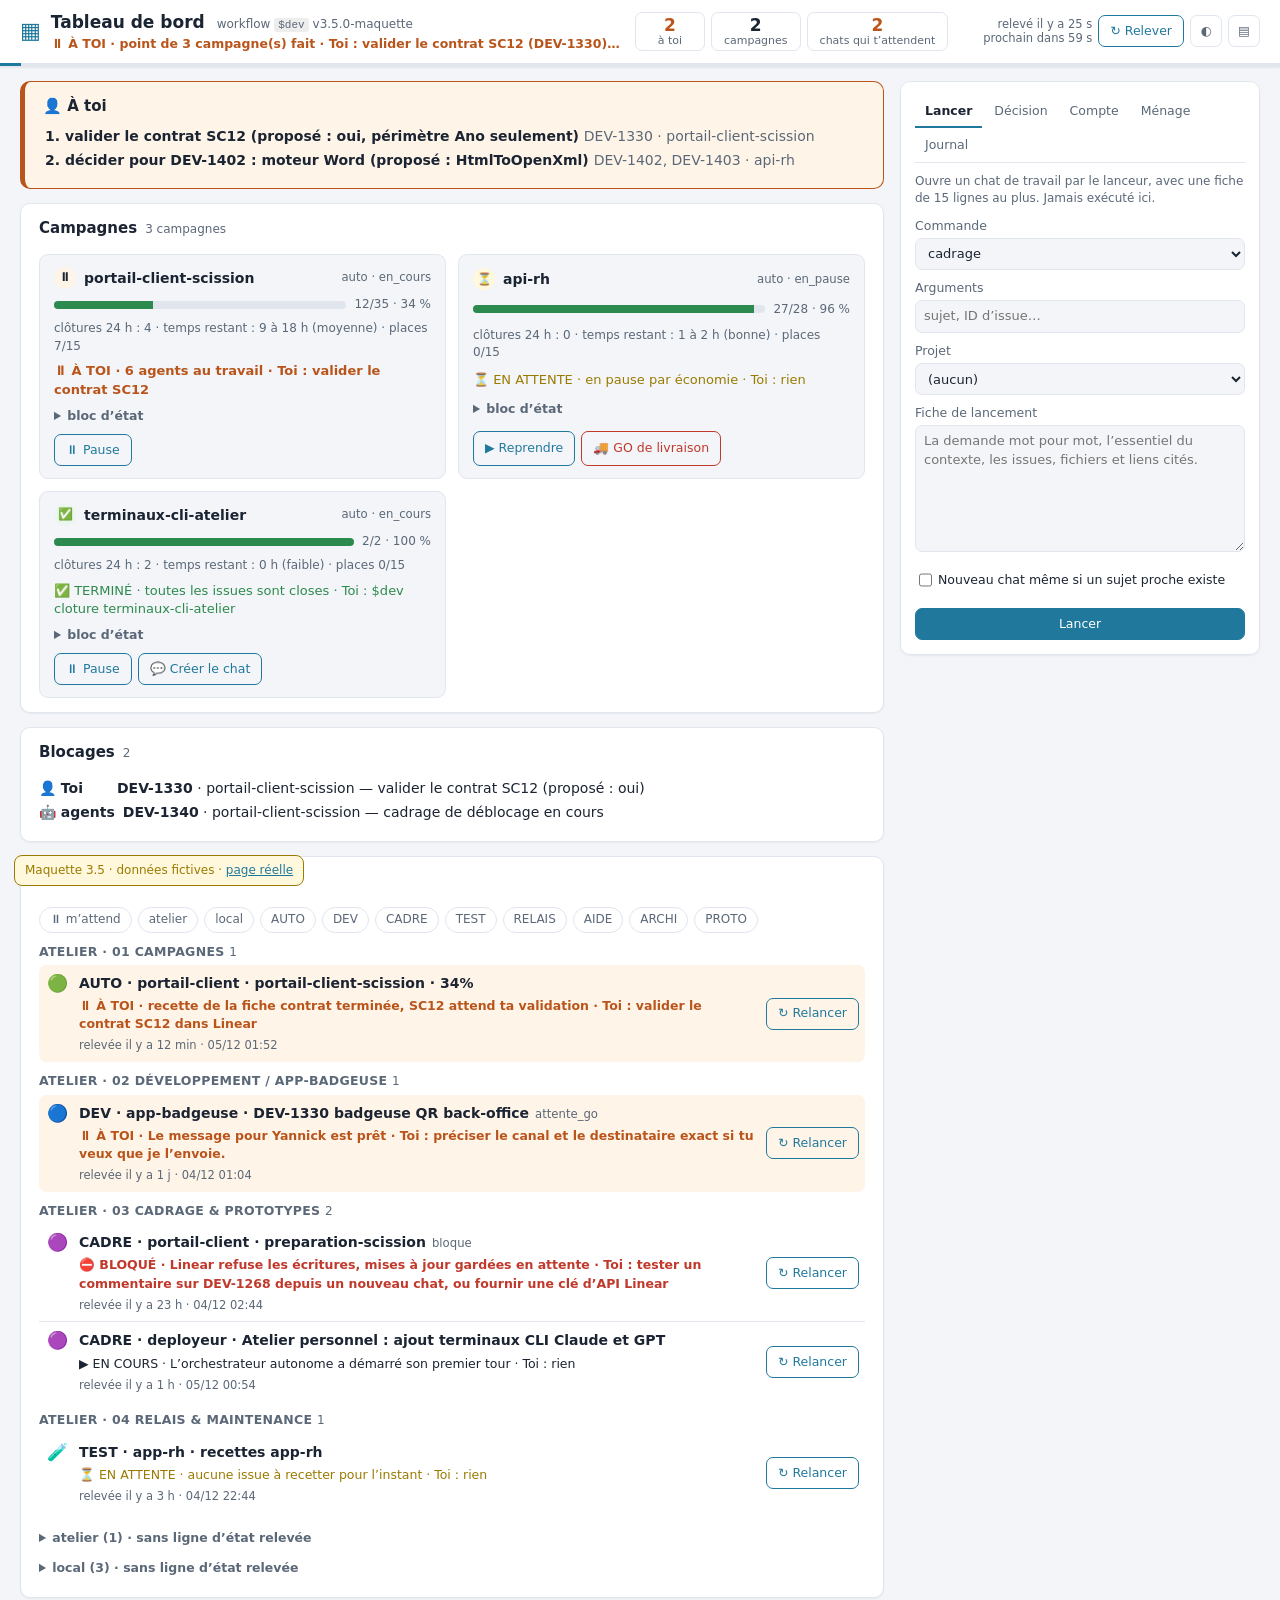
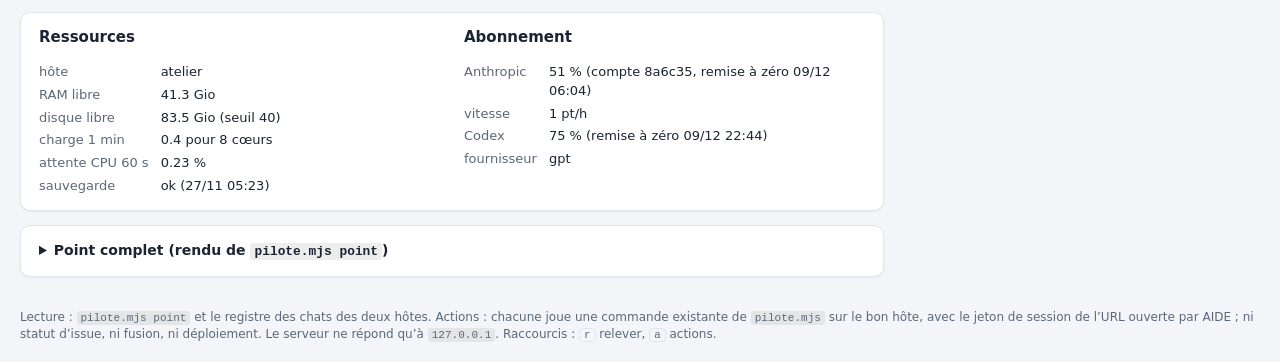
<file: assets/tableau/maquette.html>
<!DOCTYPE html>
<html lang="fr" data-theme="auto" data-densite="normale">
<head>
<meta charset="utf-8">
<meta name="viewport" content="width=device-width, initial-scale=1">
<title>Maquette 3.5 · Tableau de bord $dev</title>
<link rel="icon" href="data:image/svg+xml,%3Csvg xmlns='http://www.w3.org/2000/svg' viewBox='0 0 32 32'%3E%3Crect width='32' height='32' rx='7' fill='%2320799d'/%3E%3Cpath d='M7 8h18v4H7zM7 14h8v10H7zM17 14h8v4h-8zM17 20h8v4h-8z' fill='%23fff'/%3E%3C/svg%3E">
<link rel="stylesheet" href="style.css">
</head>
<body>
<header class="tete">
  <div class="tete-ligne">
    <div class="identite">
      <span class="logo" aria-hidden="true">▦</span>
      <div>
        <div class="titre">Tableau de bord <small>workflow <code>$dev</code> <span id="version">…</span></small></div>
        <div id="etat-global" class="etat-global squelette">relevé en cours…</div>
      </div>
    </div>
    <nav class="compteurs" aria-label="Aller à">
      <button type="button" data-aller="#toi" title="Ce que tu dois faire"><b id="c-toi">–</b><span>à toi</span></button>
      <button type="button" data-aller="#campagnes" title="Campagnes en cours"><b id="c-campagnes">–</b><span>campagnes</span></button>
      <button type="button" data-aller="#chats" title="Chats dont la ligne d’état t’attend"><b id="c-attendent">–</b><span>chats qui t’attendent</span></button>
    </nav>
    <div class="outils">
      <span id="fraicheur" class="fraicheur">relevé en cours…</span>
      <button type="button" id="relever" title="Relever maintenant (r)">↻ Relever</button>
      <button type="button" id="aller-actions" data-aller="#panneau" title="Aller aux actions (a)">Actions</button>
      <button type="button" id="theme" class="icone" title="Thème : automatique, clair ou sombre" aria-label="Changer de thème">◐</button>
      <button type="button" id="densite" class="icone" title="Densité normale ou compacte" aria-label="Changer la densité">▤</button>
    </div>
  </div>
  <div class="liseret" aria-hidden="true"><i id="liseret"></i></div>
</header>
<div id="bandeau" class="bandeau" hidden role="status"></div>
<main class="disposition">
  <div class="principale">
    <section id="toi" class="toi calme">
      <div class="toi-tete"><h2>👤 À toi</h2><span id="ligne-point" class="ligne"></span></div>
      <ol id="actions-paul"><li class="vide squelette">relevé en cours…</li></ol>
    </section>
    <section id="campagnes" class="carte">
      <h2>Campagnes <span id="nb-campagnes" class="badge"></span></h2>
      <div id="liste-campagnes" class="grille"><article class="campagne squelette"><div class="nom">…</div><div class="barre"><i></i></div><div class="estimation">relevé en cours…</div></article></div>
    </section>
    <section id="blocages" class="carte">
      <h2>Blocages <span id="nb-blocages" class="badge"></span></h2>
      <ul id="liste-blocages"><li class="vide">Aucun.</li></ul>
    </section>
    <section id="chats" class="carte">
      <h2>Chats ouverts <span id="nb-chats" class="badge"></span></h2>
      <div id="filtres" class="filtres" role="group" aria-label="Filtres"></div>
      <div id="liste-chats"><p class="vide squelette">relevé en cours…</p></div>
    </section>
    <section class="carte deux">
      <div><h2>Ressources</h2><dl id="ressources"></dl></div>
      <div><h2>Abonnement</h2><dl id="abonnement"></dl></div>
    </section>
    <section class="carte">
      <details><summary>Point complet (rendu de <code>pilote.mjs point</code>)</summary><div id="rendu" class="rendu"></div></details>
    </section>
  </div>
  <aside id="panneau" class="panneau" aria-label="Actions">
    <div class="onglets" role="tablist">
      <button type="button" role="tab" data-onglet="lancer" class="actif" aria-selected="true">Lancer</button>
      <button type="button" role="tab" data-onglet="decision">Décision</button>
      <button type="button" role="tab" data-onglet="compte">Compte</button>
      <button type="button" role="tab" data-onglet="menage">Ménage</button>
      <button type="button" role="tab" data-onglet="journal">Journal</button>
    </div>
    <p id="sans-jeton" class="avis" hidden>Actions désactivées : ouvre le tableau depuis AIDE (<code>$dev tableau</code>) pour obtenir le jeton de session.</p>
    <div class="onglet actif" data-onglet="lancer">
      <form id="f-lancer" class="formulaire">
        <p class="aide">Ouvre un chat de travail par le lanceur, avec une fiche de 15 lignes au plus. Jamais exécuté ici.</p>
        <label>Commande <select name="commande"></select></label>
        <label>Arguments <input name="args" placeholder="sujet, ID d’issue…" maxlength="200"></label>
        <label>Projet <select name="projet"><option value="">(aucun)</option></select></label>
        <label>Fiche de lancement <textarea name="fiche" rows="6" required placeholder="La demande mot pour mot, l’essentiel du contexte, les issues, fichiers et liens cités."></textarea></label>
        <label class="ligne-case"><input type="checkbox" name="nouveau"> Nouveau chat même si un sujet proche existe</label>
        <button type="submit" class="primaire">Lancer</button>
      </form>
    </div>
    <div class="onglet" data-onglet="decision">
      <form id="f-decision" class="formulaire">
        <p class="aide">Inscrite au journal de chaque campagne en cours, signée « Paul, via le tableau de bord ».</p>
        <label>Décision <textarea name="texte" rows="4" required maxlength="2000" placeholder="Règle ou décision, en une phrase."></textarea></label>
        <button type="submit" class="primaire">Inscrire</button>
      </form>
    </div>
    <div class="onglet" data-onglet="compte">
      <form id="f-compte" class="formulaire">
        <p class="aide">Compte Anthropic actif d’atelier (relevé par le point).</p>
        <label>Compte <select name="compte"></select></label>
        <button type="submit" class="primaire">Basculer</button>
      </form>
    </div>
    <div class="onglet" data-onglet="menage">
      <form id="f-menage" class="formulaire">
        <p class="aide">Analyse en lecture seule des chats des deux hôtes, puis application des seules actions sûres (jamais de suppression).</p>
        <div class="boutons"><button type="submit" class="primaire">Analyser</button><button type="button" id="menage-appliquer" disabled>Appliquer les sûres</button></div>
      </form>
    </div>
    <div class="onglet" data-onglet="journal">
      <div class="filtres"><button type="button" class="filtre actif" data-journal="tous">tous</button><button type="button" class="filtre" data-journal="ok">faits</button><button type="button" class="filtre" data-journal="refus">refus</button></div>
      <ul id="journal"><li class="vide">Aucune action.</li></ul>
    </div>
    <div id="resultat" class="resultat" hidden aria-live="polite"></div>
  </aside>
</main>
<div id="toast" class="toast" hidden role="status"></div>
<footer>Lecture : <code>pilote.mjs point</code> et le registre des chats des deux hôtes. Actions : chacune joue une commande existante de <code>pilote.mjs</code> sur le bon hôte, avec le jeton de session de l’URL ouverte par AIDE ; ni statut d’issue, ni fusion, ni déploiement. Le serveur ne répond qu’à <code>127.0.0.1</code>. Raccourcis : <kbd>r</kbd> relever, <kbd>a</kbd> actions.</footer>
<div class="maquette-ruban">Maquette 3.5 · données fictives · <a href="/">page réelle</a></div>
<script src="maquette-donnees.js"></script>
<script src="app.js"></script>
</body>
</html>
</file>
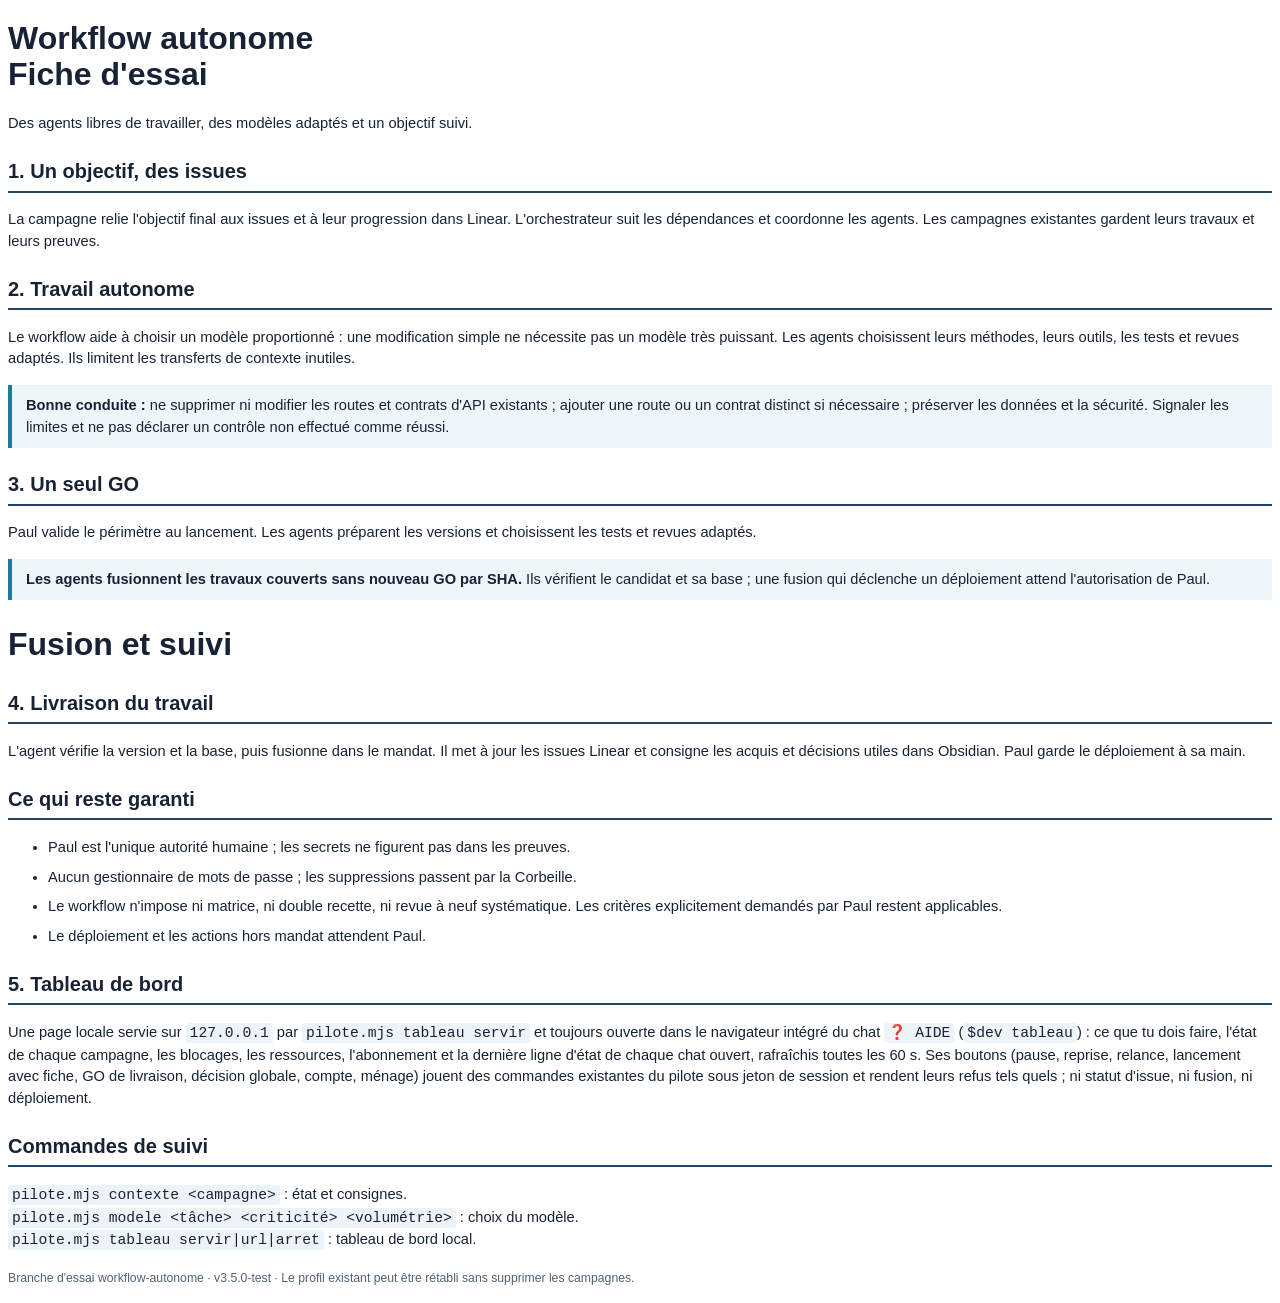
<file: docs/fiche/fiche.html>
<!DOCTYPE html><html lang="fr"><head><meta charset="utf-8"><title>Workflow autonome — fiche d'essai</title><style>
@page{size:A4;margin:17mm}body{font:11pt/1.48 'Segoe UI',sans-serif;color:#172335}h1{font-size:24pt;line-height:1.1}h2{font-size:15pt;border-bottom:2px solid #234568;padding-bottom:4px;margin-top:22px}code{background:#eef3f8;padding:2px 4px;border-radius:3px}.box{background:#eef6fa;border-left:4px solid #20799d;padding:10px 14px;margin:14px 0}.page{break-before:page}li{margin:8px 0}small{color:#516273}
</style></head><body><h1>Workflow autonome<br>Fiche d'essai</h1><p>Des agents libres de travailler, des modèles adaptés et un objectif suivi.</p>
<h2>1. Un objectif, des issues</h2><p>La campagne relie l'objectif final aux issues et à leur progression dans Linear. L'orchestrateur suit les dépendances et coordonne les agents. Les campagnes existantes gardent leurs travaux et leurs preuves.</p>
<h2>2. Travail autonome</h2><p>Le workflow aide à choisir un modèle proportionné : une modification simple ne nécessite pas un modèle très puissant. Les agents choisissent leurs méthodes, leurs outils, les tests et revues adaptés. Ils limitent les transferts de contexte inutiles.</p>
<div class="box"><b>Bonne conduite :</b> ne supprimer ni modifier les routes et contrats d'API existants ; ajouter une route ou un contrat distinct si nécessaire ; préserver les données et la sécurité. Signaler les limites et ne pas déclarer un contrôle non effectué comme réussi.</div>
<h2>3. Un seul GO</h2><p>Paul valide le périmètre au lancement. Les agents préparent les versions et choisissent les tests et revues adaptés.</p>
<div class="box"><b>Les agents fusionnent les travaux couverts sans nouveau GO par SHA.</b> Ils vérifient le candidat et sa base ; une fusion qui déclenche un déploiement attend l'autorisation de Paul.</div>
<section class="page"><h1>Fusion et suivi</h1><h2>4. Livraison du travail</h2><p>L'agent vérifie la version et la base, puis fusionne dans le mandat. Il met à jour les issues Linear et consigne les acquis et décisions utiles dans Obsidian. Paul garde le déploiement à sa main.</p>
<h2>Ce qui reste garanti</h2><ul><li>Paul est l'unique autorité humaine ; les secrets ne figurent pas dans les preuves.</li><li>Aucun gestionnaire de mots de passe ; les suppressions passent par la Corbeille.</li><li>Le workflow n'impose ni matrice, ni double recette, ni revue à neuf systématique. Les critères explicitement demandés par Paul restent applicables.</li><li>Le déploiement et les actions hors mandat attendent Paul.</li></ul>
<h2>5. Tableau de bord</h2><p>Une page locale servie sur <code>127.0.0.1</code> par <code>pilote.mjs tableau servir</code> et toujours ouverte dans le navigateur intégré du chat <code>❓ AIDE</code> (<code>$dev tableau</code>) : ce que tu dois faire, l'état de chaque campagne, les blocages, les ressources, l'abonnement et la dernière ligne d'état de chaque chat ouvert, rafraîchis toutes les 60 s. Ses boutons (pause, reprise, relance, lancement avec fiche, GO de livraison, décision globale, compte, ménage) jouent des commandes existantes du pilote sous jeton de session et rendent leurs refus tels quels ; ni statut d'issue, ni fusion, ni déploiement.</p>
<h2>Commandes de suivi</h2><p><code>pilote.mjs contexte &lt;campagne&gt;</code> : état et consignes.<br><code>pilote.mjs modele &lt;tâche&gt; &lt;criticité&gt; &lt;volumétrie&gt;</code> : choix du modèle.<br><code>pilote.mjs tableau servir|url|arret</code> : tableau de bord local.</p><p><small>Branche d'essai workflow-autonome · v3.5.0-test · Le profil existant peut être rétabli sans supprimer les campagnes.</small></p></section></body></html>
</file>
<file: assets/tableau/style.css>
/* Tableau de bord $dev · 3.5 : variables, thèmes, disposition deux colonnes, panneau d’actions, composants. Aucune dépendance. */
:root{--fond:#f3f5f8;--carte:#ffffff;--texte:#1b2432;--doux:#5b6878;--ligne:#e1e6ee;--accent:#20799d;--accent-doux:#e6f1f6;--toi:#b9541b;--toi-fond:#fff4e8;--ok:#2d8a4e;--ok-fond:#eaf6ee;--alerte:#c0392b;--alerte-fond:#fdecea;--attente:#9a7b00;--attente-fond:#fff8dc;--ombre:0 1px 2px rgba(20,30,45,.06);--rayon:10px;--pas:14px;--police:14px}
[data-theme=sombre]{--fond:#13171e;--carte:#1b2029;--texte:#e6ebf2;--doux:#9aa6b5;--ligne:#2b3442;--accent:#62b6d9;--accent-doux:#1d2f3a;--toi:#f0a05a;--toi-fond:#33261a;--ok:#5ec98a;--ok-fond:#1b2f23;--alerte:#f07b6d;--alerte-fond:#3a2220;--attente:#e2c25a;--attente-fond:#33301a;--ombre:none}
@media (prefers-color-scheme:dark){[data-theme=auto]{--fond:#13171e;--carte:#1b2029;--texte:#e6ebf2;--doux:#9aa6b5;--ligne:#2b3442;--accent:#62b6d9;--accent-doux:#1d2f3a;--toi:#f0a05a;--toi-fond:#33261a;--ok:#5ec98a;--ok-fond:#1b2f23;--alerte:#f07b6d;--alerte-fond:#3a2220;--attente:#e2c25a;--attente-fond:#33301a;--ombre:none}}
[data-densite=compacte]{--pas:9px;--police:13px}
*{box-sizing:border-box}html{scroll-behavior:smooth;scroll-padding-top:84px}
body{margin:0;background:var(--fond);color:var(--texte);font:var(--police)/1.45 'Segoe UI',system-ui,sans-serif}
a{color:var(--accent)}code{background:rgba(127,127,127,.14);padding:1px 4px;border-radius:3px;font-size:.92em}kbd{border:1px solid var(--ligne);border-radius:4px;padding:0 4px;font-size:.9em}
h2{margin:0 0 var(--pas);font-size:15px;display:flex;align-items:baseline;gap:8px}h3{margin:0;font-size:13.5px}
button{font:inherit;font-size:12.5px;padding:5px 11px;min-height:32px;border-radius:7px;border:1px solid var(--accent);background:transparent;color:var(--accent);cursor:pointer;transition:background .12s,color .12s}
button:hover{background:var(--accent);color:#fff}button:disabled{opacity:.45;cursor:default;background:transparent;color:var(--accent)}
button.primaire{background:var(--accent);color:#fff}button.primaire:hover{filter:brightness(1.08)}button.danger{border-color:var(--alerte);color:var(--alerte)}button.danger:hover{background:var(--alerte);color:#fff}
button.icone{min-width:32px;padding:5px 8px;border-color:var(--ligne);color:var(--doux)}button.icone:hover{background:var(--accent-doux);color:var(--texte)}
:focus-visible{outline:2px solid var(--accent);outline-offset:2px}
.squelette{color:transparent!important;background:linear-gradient(90deg,var(--ligne),var(--carte),var(--ligne));background-size:200% 100%;animation:brille 1.4s infinite;border-radius:6px}.squelette *{visibility:hidden}@keyframes brille{to{background-position:-200% 0}}
/* en-tête */
.tete{position:sticky;top:0;z-index:5;background:var(--carte);border-bottom:1px solid var(--ligne);box-shadow:var(--ombre)}
.tete-ligne{display:flex;align-items:center;gap:14px;padding:10px 20px;max-width:1400px;margin:0 auto}
.identite{display:flex;align-items:center;gap:10px;min-width:0;flex:1}.identite>div{min-width:0}.logo{font-size:22px;color:var(--accent)}.titre{font-size:17px;font-weight:600;white-space:nowrap}.titre small{font-size:12px;font-weight:400;color:var(--doux);margin-left:6px}
.etat-global{font-size:12.5px;color:var(--doux);overflow:hidden;text-overflow:ellipsis;white-space:nowrap}.etat-global.toi-attend{color:var(--toi);font-weight:600}.etat-global.bloque{color:var(--alerte);font-weight:600}.etat-global.termine{color:var(--ok)}
.compteurs{display:flex;gap:6px;flex:none}.compteurs button{display:flex;flex-direction:column;align-items:center;gap:0;padding:3px 12px;border-color:var(--ligne);color:var(--texte);line-height:1.1;min-width:70px}.compteurs button:hover{background:var(--accent-doux);color:var(--texte)}.compteurs b{font-size:17px}.compteurs span{font-size:11px;color:var(--doux)}.compteurs button.alerte b{color:var(--toi)}
.outils{display:flex;align-items:center;gap:6px;flex:none}.fraicheur{font-size:11.5px;color:var(--doux);text-align:right;line-height:1.25;width:130px}.fraicheur .sep{display:none}
.liseret{height:3px;background:var(--ligne)}.liseret i{display:block;height:100%;width:0;background:var(--accent);transition:width 1s linear}
#aller-actions{display:none}
/* bandeau et disposition */
.bandeau{margin:12px 20px 0;padding:10px 14px;border-radius:8px;background:var(--alerte-fond);color:var(--alerte);border:1px solid var(--alerte);font-weight:600}.bandeau.attente{background:var(--attente-fond);color:var(--attente);border-color:var(--attente)}
.disposition{display:grid;grid-template-columns:minmax(0,1fr) 360px;gap:16px;padding:14px 20px 24px;max-width:1400px;margin:0 auto}
.principale{display:grid;gap:14px;min-width:0;align-content:start}
.carte{background:var(--carte);border:1px solid var(--ligne);border-radius:var(--rayon);padding:var(--pas) calc(var(--pas) + 4px);box-shadow:var(--ombre)}
.badge{font-size:12px;color:var(--doux);font-weight:400}.vide{color:var(--doux);list-style:none}
/* à toi */
.toi{border-radius:var(--rayon);border:1px solid var(--ligne);padding:var(--pas) calc(var(--pas) + 4px);background:var(--carte)}
.toi.urgent{background:var(--toi-fond);border-color:var(--toi);border-left-width:5px}.toi.calme{border-left:5px solid var(--ok)}
.toi-tete{display:flex;align-items:baseline;gap:12px;flex-wrap:wrap}.toi-tete h2{margin:0}.toi .ligne{font-size:12.5px;color:var(--doux)}
.toi ol{margin:8px 0 0;padding-left:22px}.toi li{margin:4px 0;font-weight:600}.toi li .issues{font-weight:400;color:var(--doux)}.toi.calme ol{margin:4px 0 0;padding:0}.toi.calme li.vide{color:var(--ok);font-weight:500}
/* campagnes */
.grille{display:grid;grid-template-columns:repeat(auto-fill,minmax(300px,1fr));gap:12px}
.campagne{border:1px solid var(--ligne);border-radius:9px;padding:12px 14px;display:grid;gap:7px;background:var(--fond)}
.campagne .nom{display:flex;align-items:center;gap:8px;font-weight:600}.campagne .nom .texte{flex:1;min-width:0;overflow:hidden;text-overflow:ellipsis;white-space:nowrap}.campagne .nom small{color:var(--doux);font-weight:400;white-space:nowrap}
.pastille{display:inline-flex;align-items:center;justify-content:center;width:22px;height:22px;border-radius:50%;font-size:12px;flex:none;background:var(--ligne)}
.pastille.en-cours{background:var(--accent-doux)}.pastille.toi-attend{background:var(--toi-fond)}.pastille.bloque{background:var(--alerte-fond)}.pastille.termine{background:var(--ok-fond)}.pastille.attente{background:var(--attente-fond)}
.progres{display:flex;align-items:center;gap:8px;font-size:12px;color:var(--doux)}.barre{flex:1;height:8px;background:var(--ligne);border-radius:4px;overflow:hidden}.barre i{display:block;height:100%;background:var(--ok);transition:width .4s}
.estimation{font-size:12px;color:var(--doux)}
.etat{font-size:13px}.etat.toi-attend{color:var(--toi);font-weight:600}.etat.bloque{color:var(--alerte);font-weight:600}.etat.attente{color:var(--attente)}.etat.termine{color:var(--ok)}
.campagne details{font-size:12.5px;color:var(--doux)}.campagne summary{cursor:pointer}.campagne .bloc{white-space:pre-wrap;margin:6px 0 0}.bloc strong{color:var(--texte)}
.boutons{display:flex;flex-wrap:wrap;gap:6px;margin-top:2px}
.confirm{display:flex;align-items:center;gap:8px;flex-wrap:wrap;padding:8px 10px;border-radius:7px;background:var(--attente-fond);border:1px solid var(--attente);font-size:12.5px;margin-top:4px}.confirm span{flex:1;min-width:120px}
/* blocages */
#liste-blocages{margin:0;padding-left:0;list-style:none}#liste-blocages li{margin:4px 0;display:flex;gap:8px;align-items:baseline}#liste-blocages .qui{display:inline-block;min-width:70px;font-weight:600}
/* chats */
.filtres{display:flex;flex-wrap:wrap;gap:6px;margin:0 0 10px}.filtre{font-size:12px;min-height:26px;padding:2px 10px;border-color:var(--ligne);color:var(--doux);border-radius:14px}.filtre.actif{background:var(--accent-doux);color:var(--texte);border-color:var(--accent)}.filtre:hover{background:var(--accent-doux);color:var(--texte)}
.groupe-chats{margin:0 0 10px}.groupe-chats h3{font-size:12.5px;color:var(--doux);margin:8px 0 4px;text-transform:uppercase;letter-spacing:.3px}
.chat{display:grid;grid-template-columns:auto minmax(0,1fr) auto;gap:4px 10px;align-items:start;padding:8px 6px;border-top:1px solid var(--ligne)}.chat:first-of-type{border-top:0}
.chat .titre-chat{font-weight:600;grid-column:2}.chat .titre-chat small{color:var(--doux);font-weight:400;margin-left:6px}
.chat .role{grid-row:1/3;font-size:17px;line-height:1.2;width:24px;text-align:center}
.chat .ligne-chat{grid-column:2;font-size:12.5px;color:var(--texte);display:-webkit-box;-webkit-line-clamp:2;-webkit-box-orient:vertical;overflow:hidden;cursor:pointer}.chat .ligne-chat.ouverte{display:block}.chat .ligne-chat.toi-attend{color:var(--toi);font-weight:600}.chat .ligne-chat.bloque{color:var(--alerte);font-weight:600}.chat .ligne-chat.attente{color:var(--attente)}.chat .ligne-chat .nr{color:var(--doux);font-style:italic;font-weight:400}
.chat .relevee{grid-column:2;font-size:11.5px;color:var(--doux)}.chat .boutons{grid-column:3;grid-row:1/4;align-self:center;margin:0}
.chat.attend{background:var(--toi-fond);border-radius:7px;border-top:0;margin-top:4px}
details.repli summary{cursor:pointer;color:var(--doux);font-size:12.5px;padding:6px 0}
/* ressources */
.deux{display:grid;grid-template-columns:1fr 1fr;gap:24px}dl{margin:0;display:grid;grid-template-columns:auto 1fr;gap:4px 12px;font-size:13px}dt{color:var(--doux)}dd{margin:0;font-variant-numeric:tabular-nums}
.rendu{font-size:13px}.rendu table{border-collapse:collapse;margin:8px 0;width:100%}.rendu th,.rendu td{text-align:left;padding:5px 8px;border-bottom:1px solid var(--ligne)}.rendu p{margin:6px 0}
summary{cursor:pointer;font-weight:600}
/* panneau d’actions */
.panneau{position:sticky;top:76px;align-self:start;background:var(--carte);border:1px solid var(--ligne);border-radius:var(--rayon);padding:var(--pas);display:grid;gap:10px;max-height:calc(100vh - 92px);overflow:auto;box-shadow:var(--ombre)}
.onglets{display:flex;gap:2px;border-bottom:1px solid var(--ligne);flex-wrap:wrap}.onglets button{border:0;border-bottom:2px solid transparent;border-radius:0;color:var(--doux);padding:6px 10px;min-height:30px}.onglets button:hover{background:transparent;color:var(--texte)}.onglets button.actif{color:var(--texte);border-bottom-color:var(--accent);font-weight:600}
.onglet{display:none}.onglet.actif{display:block}
.formulaire{display:grid;gap:9px}.formulaire label{display:grid;gap:3px;font-size:12.5px;color:var(--doux)}.formulaire input,.formulaire select,.formulaire textarea{font:inherit;font-size:13px;padding:6px 8px;border:1px solid var(--ligne);border-radius:7px;background:var(--fond);color:var(--texte);min-height:32px}.formulaire textarea{resize:vertical}.ligne-case{display:flex!important;align-items:center;gap:6px;color:var(--texte)!important}.aide{margin:0;font-size:12px;color:var(--doux)}.avis{margin:0;padding:8px 10px;border-radius:7px;background:var(--attente-fond);color:var(--attente);font-size:12.5px}
.resultat{padding:10px 12px;border-radius:8px;border:1px solid var(--ligne);background:var(--fond);font-size:13px}.resultat.ok{border-color:var(--ok)}.resultat.refus{border-color:var(--alerte)}.resultat pre{white-space:pre-wrap;margin:6px 0 0;font-size:12px;max-height:300px;overflow:auto}.resultat details summary{font-weight:500;font-size:12.5px}
#journal{margin:0;padding-left:0;list-style:none;font-size:12.5px}#journal li{padding:5px 0;border-top:1px solid var(--ligne)}#journal li:first-child{border-top:0}#journal .refus{color:var(--alerte)}#journal .ok{color:var(--ok)}#journal .quand{color:var(--doux);margin-right:6px}
.plan{white-space:pre-wrap;font-size:12px;max-height:240px;overflow:auto;border:1px solid var(--ligne);border-radius:7px;padding:8px;background:var(--carte);margin:6px 0}
.go-livraison{display:grid;gap:6px;margin-top:6px}.go-livraison input{font:inherit;padding:5px 8px;border:1px solid var(--ligne);border-radius:7px;background:var(--carte);color:var(--texte)}
.toast{position:fixed;right:18px;bottom:18px;z-index:9;padding:10px 14px;border-radius:9px;background:var(--carte);border:1px solid var(--ligne);box-shadow:0 6px 24px rgba(0,0,0,.18);font-size:13px;max-width:min(460px,90vw)}.toast.ok{border-color:var(--ok)}.toast.refus{border-color:var(--alerte)}
footer{padding:8px 20px 20px;color:var(--doux);font-size:12px;max-width:1400px;margin:0 auto}
.maquette-ruban{position:fixed;left:14px;bottom:14px;z-index:9;background:var(--attente-fond);color:var(--attente);border:1px solid var(--attente);border-radius:8px;padding:6px 10px;font-size:12px}
/* panneau étroit (navigateur intégré à côté du chat) */
@media (max-width:1100px){.disposition{grid-template-columns:1fr;padding:12px 12px 20px}.panneau{position:static;max-height:none}#aller-actions{display:inline-block}.tete{position:static}.tete-ligne{flex-wrap:wrap;padding:8px 12px;gap:6px 8px}.identite{flex:1 1 100%}.titre{font-size:15px}.etat-global{white-space:normal;display:-webkit-box;-webkit-line-clamp:2;-webkit-box-orient:vertical}.compteurs{order:2;flex:1;gap:4px}.compteurs button{flex:1;min-width:0;padding:2px 4px;min-height:38px}.compteurs b{font-size:15px}.compteurs span{font-size:10px}.outils{order:3;flex:none;gap:4px}.fraicheur{width:auto;text-align:left;font-size:11px}.fraicheur br{display:none}.fraicheur .sep{display:inline}.deux{grid-template-columns:1fr;gap:12px}.chat{grid-template-columns:auto minmax(0,1fr)}.chat .boutons{grid-column:2;grid-row:auto}.grille{grid-template-columns:1fr}.bandeau{margin:10px 12px 0}footer{padding:8px 12px 16px}}
@media (max-width:520px){.titre small{display:none}.outils{flex:1 1 100%;justify-content:space-between}.fraicheur{flex:1}}
</file>
